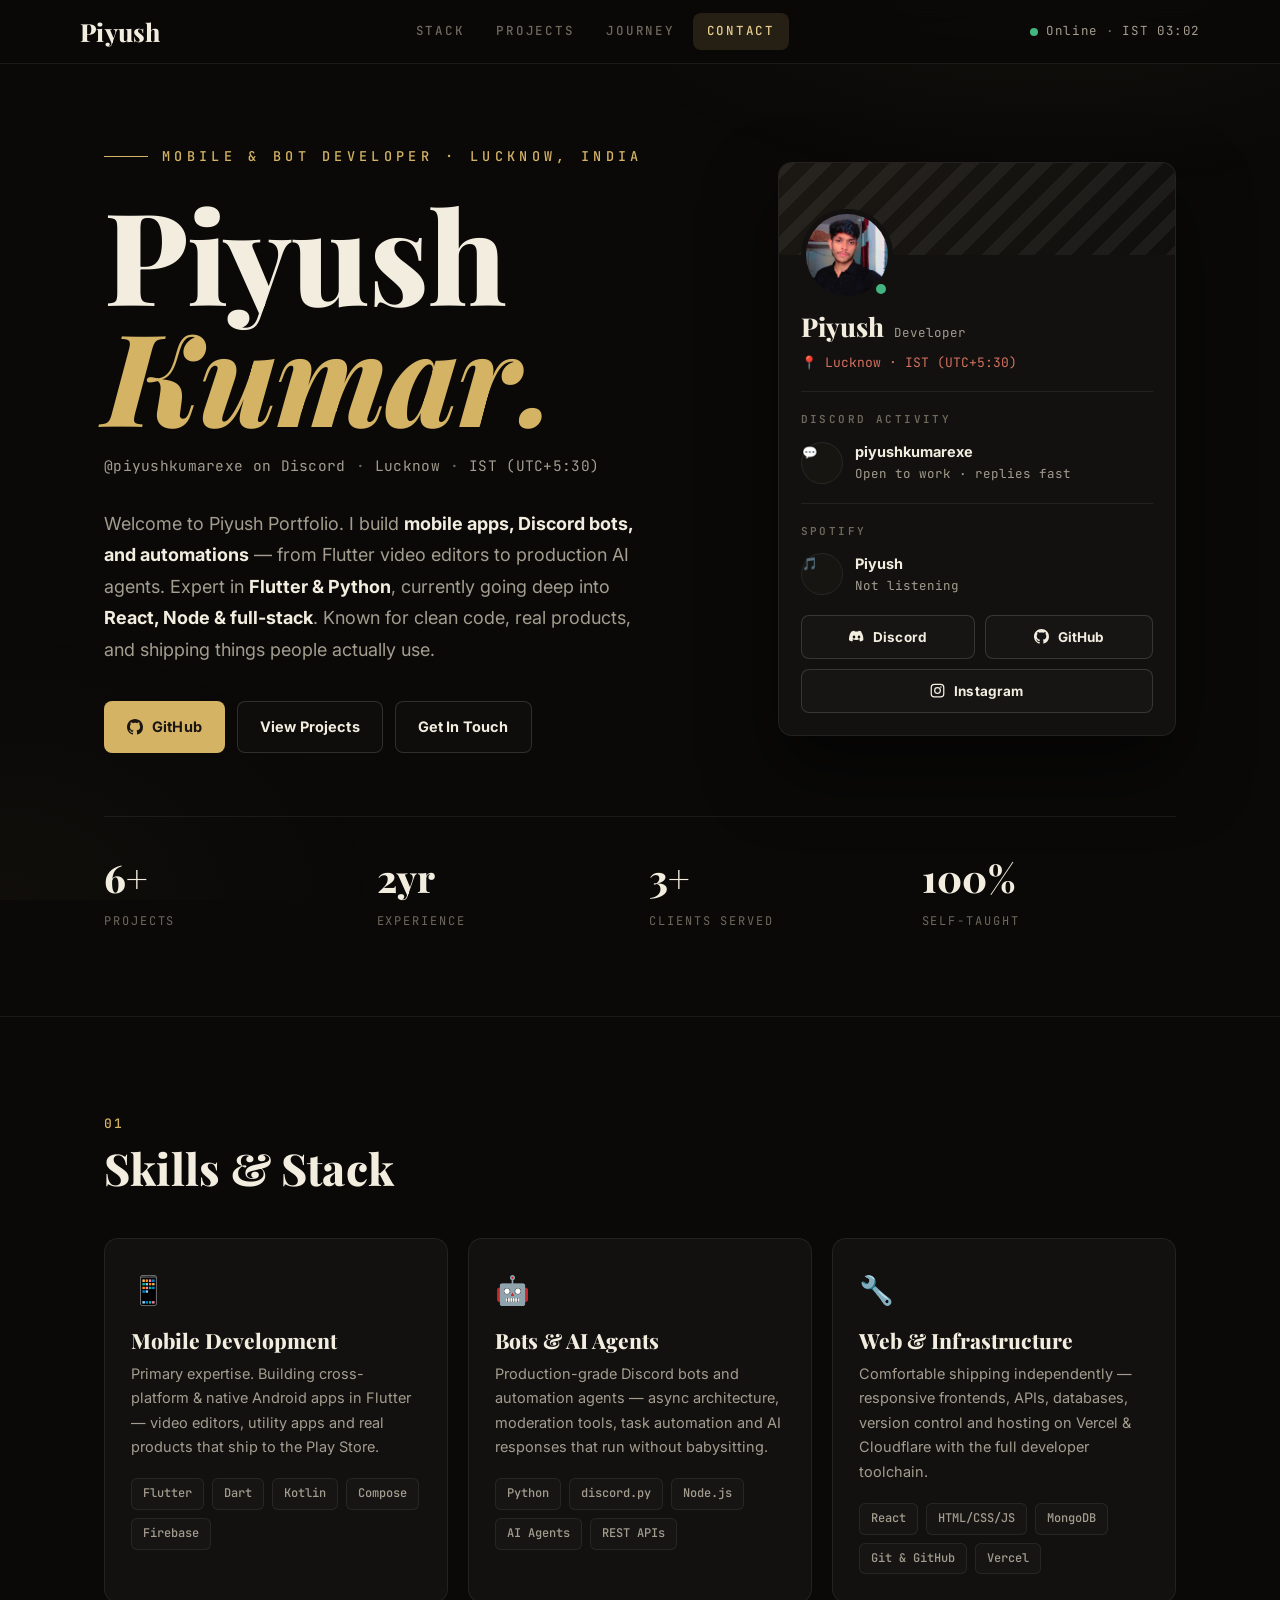
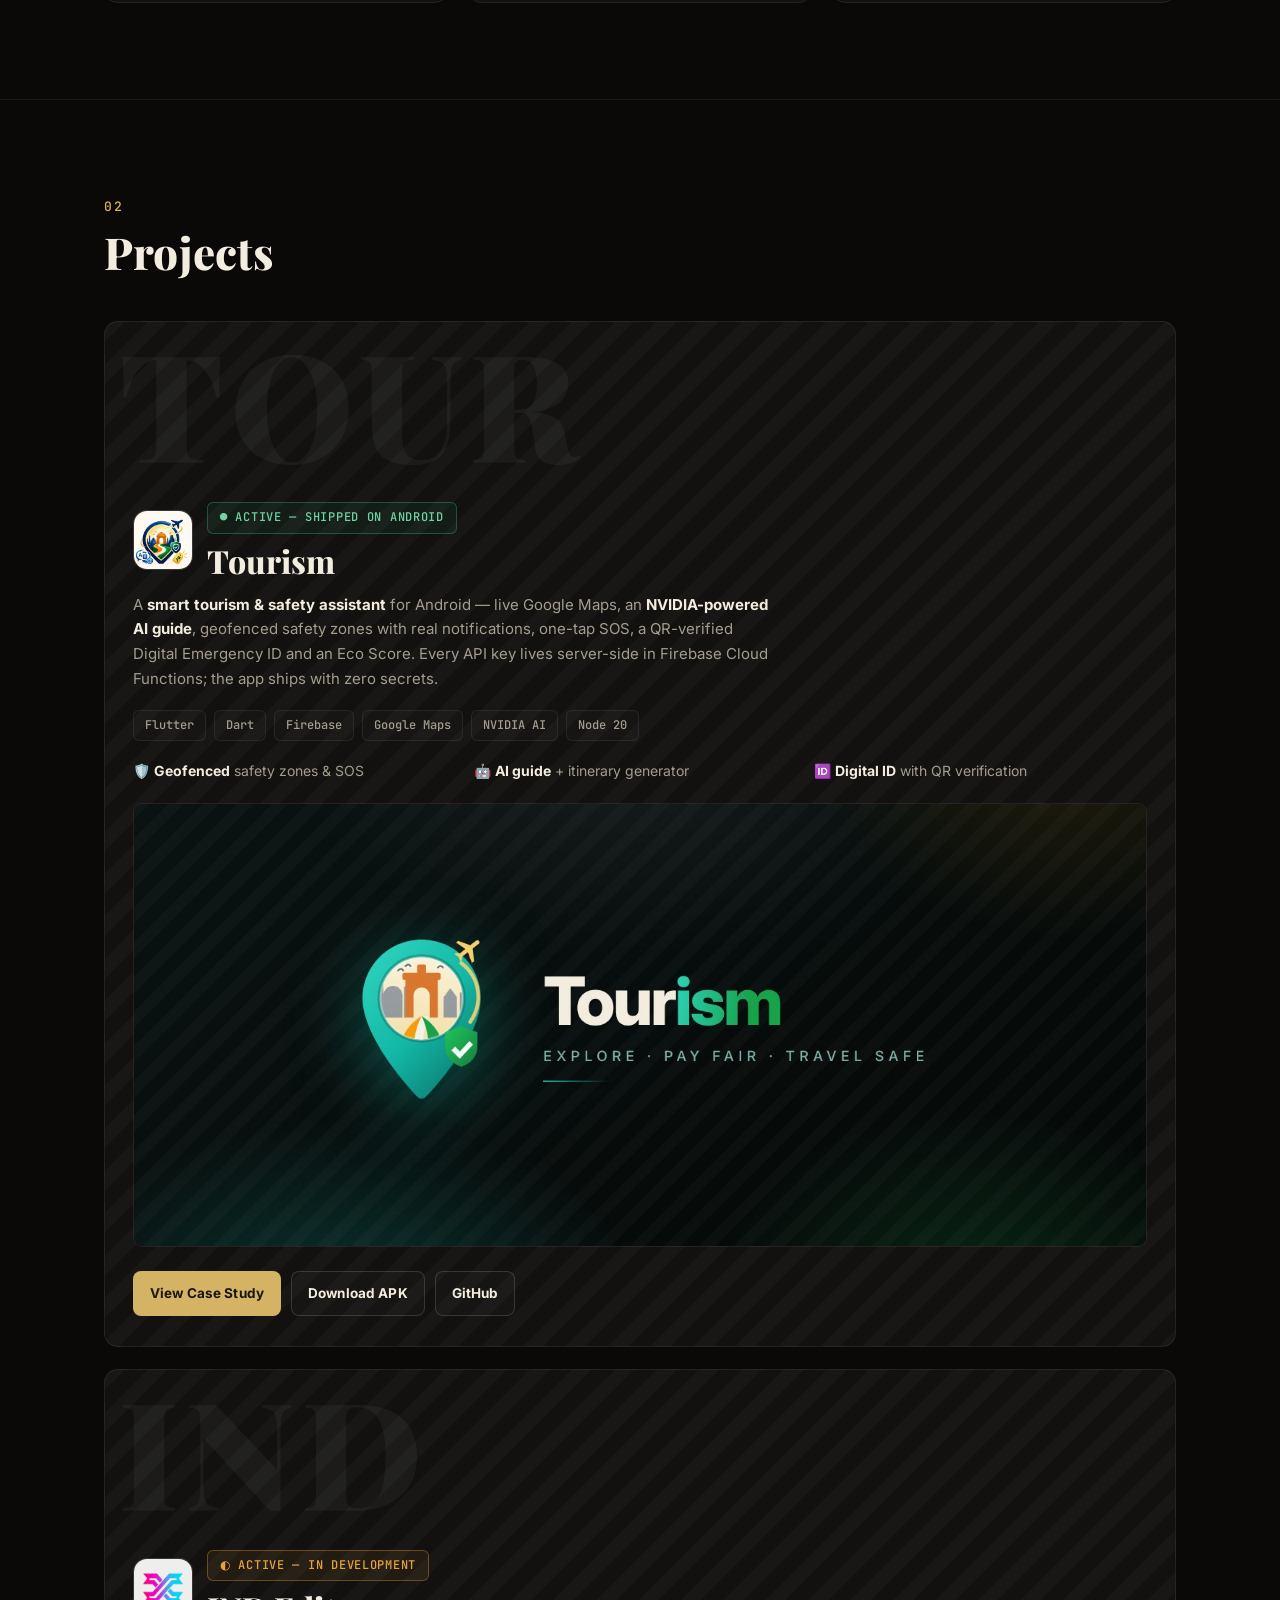
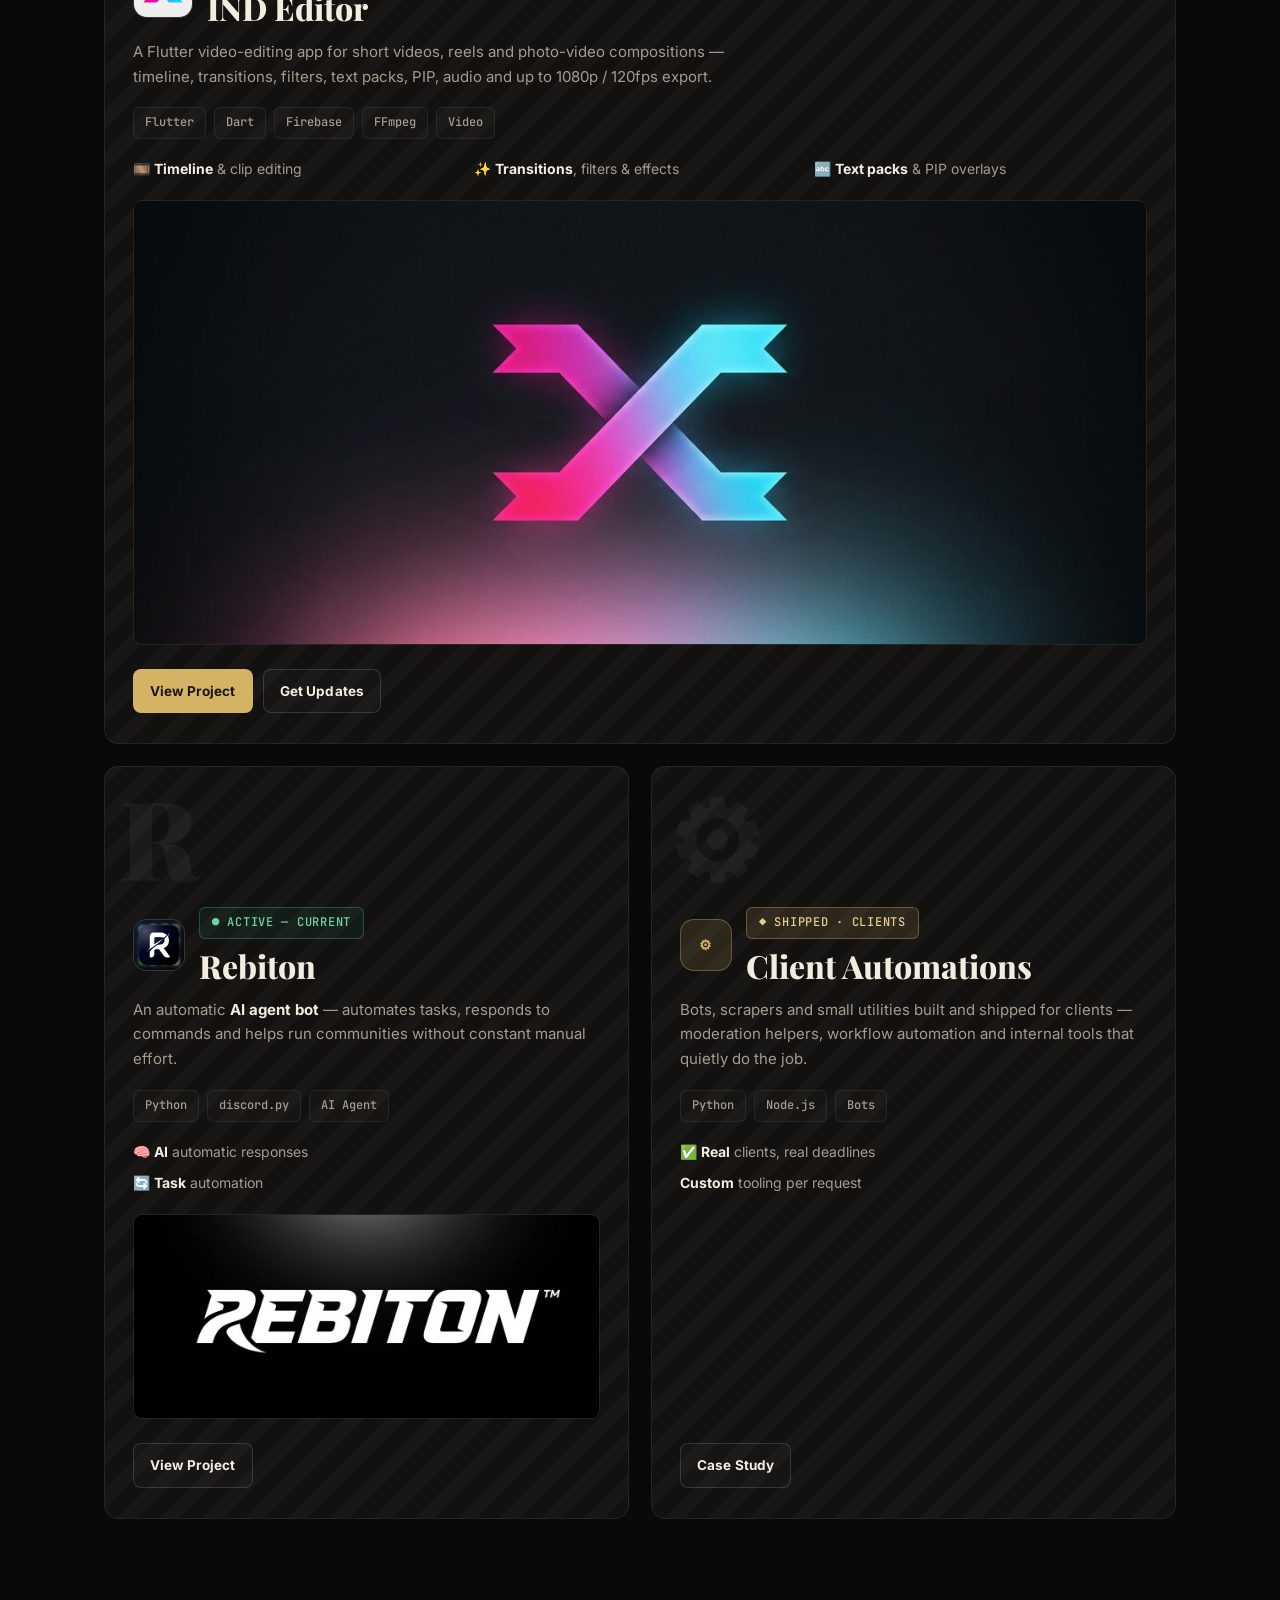
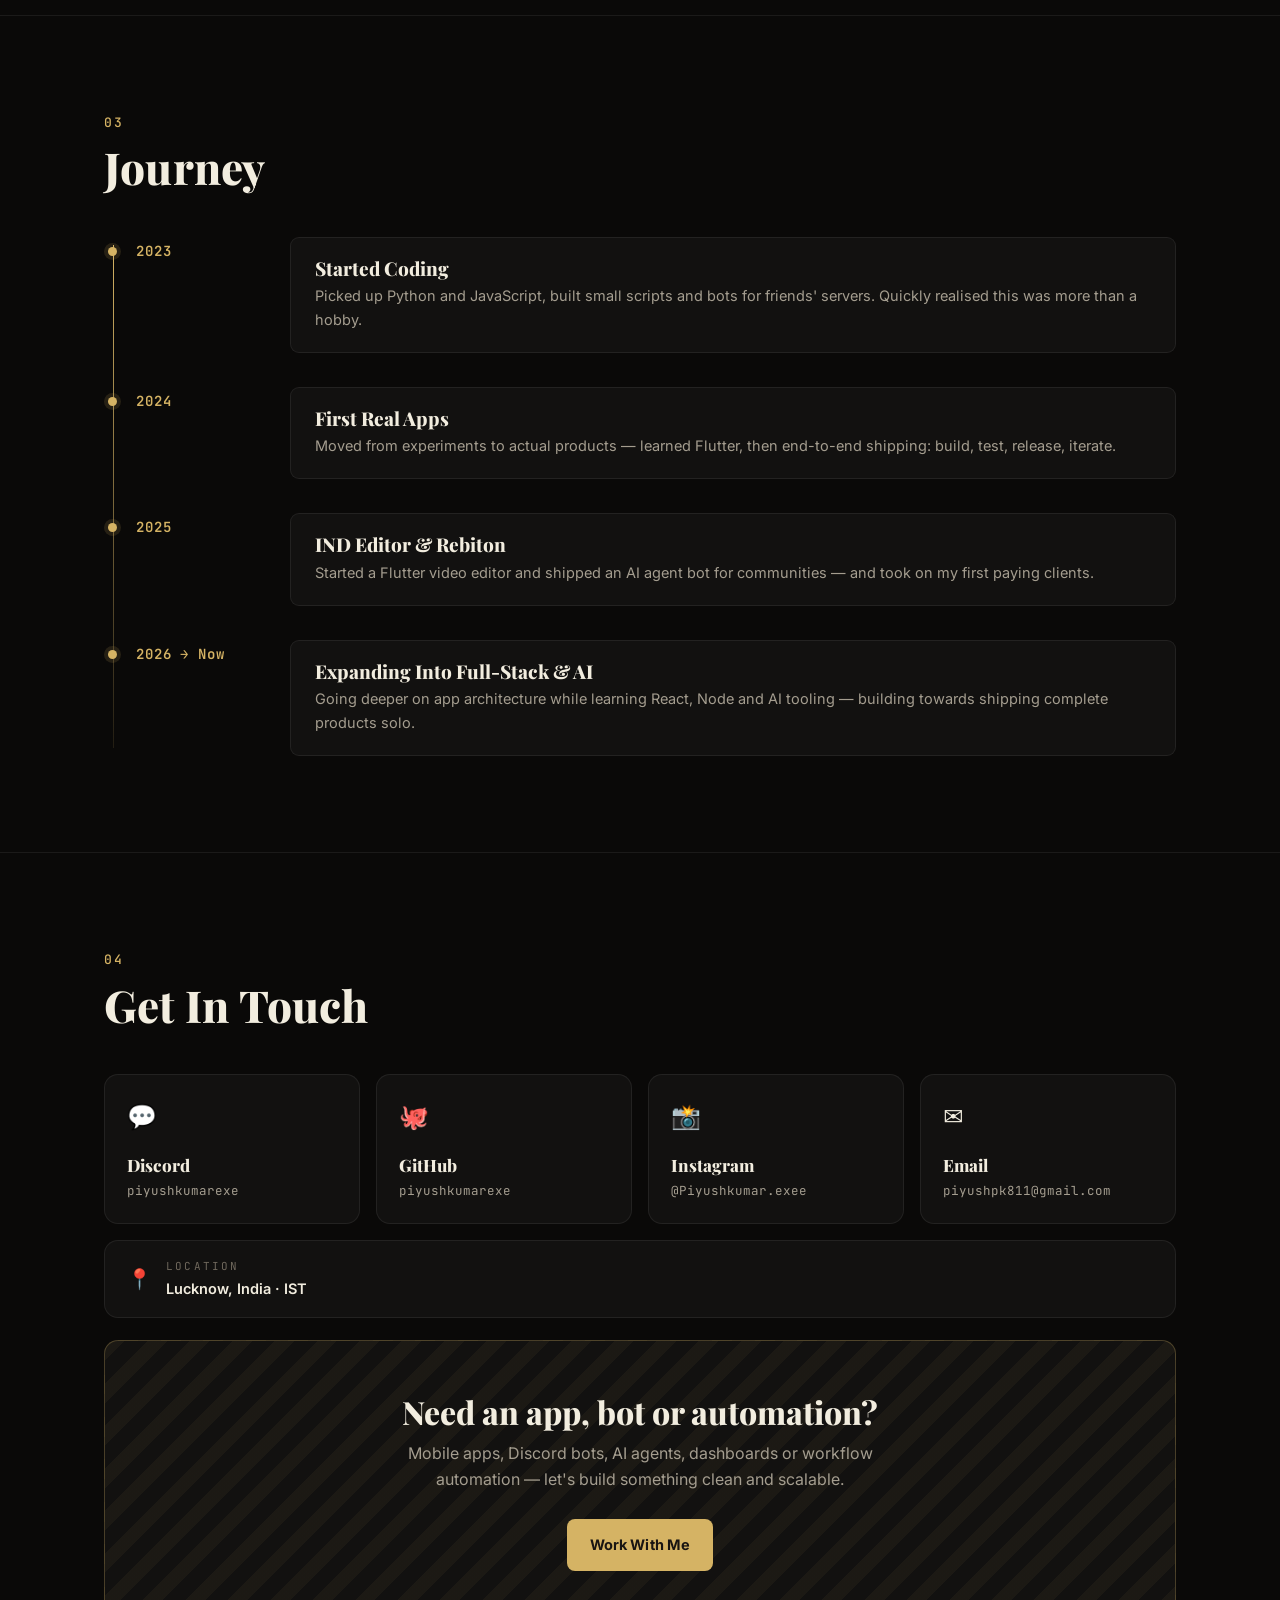
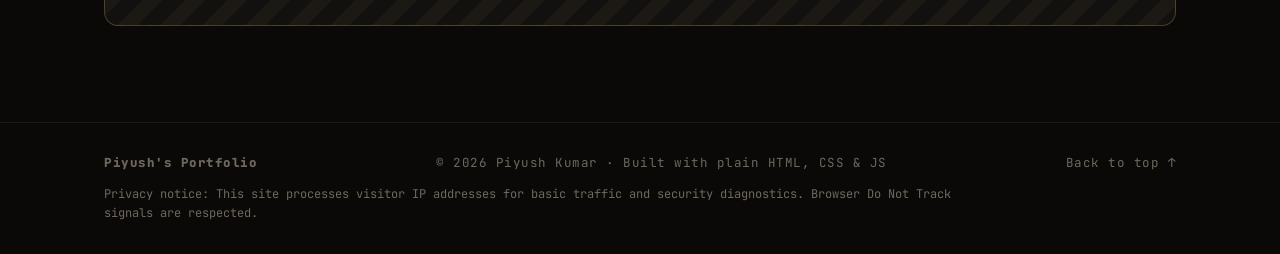
<file: index.html>
<!DOCTYPE html>
<html lang="en">
<head>
  <meta charset="UTF-8" />
  <meta name="viewport" content="width=device-width, initial-scale=1.0" />
  <title>Piyush's Portfolio</title>
  <meta name="description" content="Explore Piyush's Portfolio: Piyush Kumar, a developer in Lucknow building Flutter apps, Python Discord bots, AI agents and automations." />
  <meta name="author" content="Piyush Kumar" />
  <meta name="google-site-verification" content="UwdnqpHg-RXXo_1L6gnjUgwiQfBtkjt6ByvAPdy9Iv0" />
  <meta name="google-site-verification" content="jll39ef5951TWmlUD_gAYFS4vadfNRhoSgBjNRsRctc" />
  <meta name="robots" content="index, follow, max-image-preview:large, max-snippet:-1, max-video-preview:-1" />
  <meta name="theme-color" content="#0a0908" />
  <link rel="canonical" href="https://www.piyushsdevportfolio.dev/" />
  <!-- Open Graph / social sharing -->
  <meta property="og:title" content="Piyush's Portfolio" />
  <meta property="og:description" content="Mobile apps, Discord bots, AI agents and automations by Piyush Kumar." />
  <meta property="og:type" content="website" />
  <meta property="og:url" content="https://www.piyushsdevportfolio.dev/" />
  <meta property="og:site_name" content="Piyush's Portfolio" />
  <meta property="og:locale" content="en_IN" />
  <meta property="og:image" content="https://www.piyushsdevportfolio.dev/assets/piyush-photo.png" />
  <meta property="og:image:alt" content="Piyush Kumar — developer portfolio" />
  <meta property="og:image:type" content="image/png" />
  <meta property="og:image:width" content="726" />
  <meta property="og:image:height" content="760" />
  <meta name="twitter:card" content="summary_large_image" />
  <meta name="twitter:title" content="Piyush's Portfolio" />
  <meta name="twitter:description" content="Mobile apps, Discord bots, AI agents and automations by Piyush Kumar." />
  <meta name="twitter:image" content="https://www.piyushsdevportfolio.dev/assets/piyush-photo.png" />
  <meta name="twitter:image:alt" content="Piyush Kumar — developer portfolio" />
  <!-- Structured data for the person and the portfolio website -->
  <script type="application/ld+json">
  {
    "@context": "https://schema.org",
    "@graph": [
      {
        "@type": "Person",
        "@id": "https://www.piyushsdevportfolio.dev/#piyush-kumar",
        "name": "Piyush Kumar",
        "url": "https://www.piyushsdevportfolio.dev/",
        "image": "https://www.piyushsdevportfolio.dev/assets/piyush-photo.png",
        "jobTitle": "Coder and Developer",
        "description": "Developer from Lucknow building mobile apps, Discord bots, AI agents and automations.",
        "address": {
          "@type": "PostalAddress",
          "addressLocality": "Lucknow",
          "addressCountry": "IN"
        },
        "sameAs": [
          "https://github.com/piyushkumarexe",
          "https://discord.com/users/1106606259454611507",
          "https://instagram.com/Piyushkumar.exee"
        ],
        "knowsAbout": ["Flutter", "Dart", "Python", "Discord bots", "AI agents", "JavaScript", "React", "Node.js"]
      },
      {
        "@type": "WebSite",
        "@id": "https://www.piyushsdevportfolio.dev/#website",
        "url": "https://www.piyushsdevportfolio.dev/",
        "name": "Piyush's Portfolio",
        "alternateName": ["Piyush Portfolio", "Piyush Kumar Developer Portfolio"],
        "description": "The official developer portfolio of Piyush Kumar.",
        "inLanguage": "en-IN",
        "publisher": { "@id": "https://www.piyushsdevportfolio.dev/#piyush-kumar" }
      }
    ]
  }
  </script>

  <!-- Crawlable, stable favicon URL -->
  <link rel="icon" href="/assets/portfolio-mark-192.png" type="image/png" sizes="192x192" />
  <link rel="apple-touch-icon" href="/assets/portfolio-mark-192.png" />

  <!-- Fonts: Playfair Display (serif display) + Inter (body) + JetBrains Mono (labels) -->
  <link rel="preconnect" href="https://fonts.googleapis.com" />
  <link rel="preconnect" href="https://fonts.gstatic.com" crossorigin />
  <link href="https://fonts.googleapis.com/css2?family=Playfair+Display:ital,wght@0,500;0,700;0,800;0,900;1,700;1,800&family=Inter:wght@400;500;600;700;800&family=JetBrains+Mono:ital,wght@0,400;0,500;0,600;1,400&display=swap" rel="stylesheet" />

  <noscript><style>.loader { display: none; }</style></noscript>
  <link rel="stylesheet" href="css/style.css" />
</head>
<body>
  <!-- ============================================================
       LOADER
       ============================================================ -->
  <div class="loader" id="loader" aria-hidden="true">
    <span class="loader--logo">Piyush&nbsp;<em>&lt;/&gt;</em></span>
    <div class="loader--bar" aria-hidden="true"><span></span></div>
    <span class="loader--text">Loading portfolio</span>
  </div>

  <a class="skip-link" href="#hero">Skip to content</a>

  <!-- ============================================================
       NAVBAR
       ============================================================ -->
  <header class="nav" id="nav">
    <a class="nav__brand" href="#hero" aria-label="Piyush Kumar — home">
      <span class="nav__brand-serif">Piyush</span>
    </a>

    <nav class="nav__links" id="navLinks" aria-label="Primary">
      <a href="#skills">Stack</a>
      <a href="#projects">Projects</a>
      <a href="#journey">Journey</a>
      <a href="#contact">Contact</a>
    </nav>

    <div class="nav__actions">
      <span class="nav__status" id="navStatus" title="Discord presence · Local time in IST (UTC+5:30)">
        <span class="nav__status-dot"></span>
        <span id="navState">Online</span>
        <span class="nav__status-sep">·</span>
        <time id="clock" datetime>IST —:—</time>
      </span>
      <button class="nav__toggle" id="navToggle" aria-label="Open menu" aria-expanded="false">
        <span></span><span></span><span></span>
      </button>
    </div>
  </header>

  <main>
    <!-- ============================================================
         HERO
         ============================================================ -->
    <section class="hero" id="hero">
      <div class="container hero__inner">
        <div class="hero__content">
          <p class="kicker"><span class="kicker__line" aria-hidden="true"></span>Mobile &amp; Bot Developer · Lucknow, India</p>

          <h1 class="hero__name">
            Piyush<br />
            <em class="hero__name-accent">Kumar.</em>
          </h1>

          <p class="hero__meta">
            <span>@piyushkumarexe on Discord</span><span class="dot">·</span>
            <span>Lucknow</span><span class="dot">·</span>
            <span>IST (UTC+5:30)</span>
          </p>

          <p class="hero__desc">
            Welcome to Piyush Portfolio. I build <strong>mobile apps, Discord bots, and automations</strong> — from Flutter video
            editors to production AI agents. Expert in <strong>Flutter &amp; Python</strong>, currently
            going deep into <strong>React, Node &amp; full-stack</strong>. Known for clean code, real
            products, and shipping things people actually use.
          </p>

          <div class="hero__cta">
            <a class="btn btn--gold" href="https://github.com/piyushkumarexe" target="_blank" rel="noopener">
              <svg viewBox="0 0 16 16" width="16" height="16" fill="currentColor" aria-hidden="true"><path d="M8 0C3.58 0 0 3.58 0 8c0 3.54 2.29 6.53 5.47 7.59.4.07.55-.17.55-.38 0-.19-.01-.82-.01-1.49-2.01.37-2.53-.49-2.69-.94-.09-.23-.48-.94-.82-1.13-.28-.15-.68-.52-.01-.53.63-.01 1.08.58 1.23.82.72 1.21 1.87.87 2.33.66.07-.52.28-.87.51-1.07-1.78-.2-3.64-.89-3.64-3.95 0-.87.31-1.59.82-2.15-.08-.2-.36-1.02.08-2.12 0 0 .67-.21 2.2.82.64-.18 1.32-.27 2-.27.68 0 1.36.09 2 .27 1.53-1.04 2.2-.82 2.2-.82.44 1.1.16 1.92.08 2.12.51.56.82 1.27.82 2.15 0 3.07-1.87 3.75-3.65 3.95.29.25.54.73.54 1.48 0 1.07-.01 1.93-.01 2.2 0 .21.15.46.55.38A8.01 8.01 0 0 0 16 8c0-4.42-3.58-8-8-8Z"/></svg>
              GitHub
            </a>
            <a class="btn btn--outline" href="#projects">View Projects</a>
            <a class="btn btn--outline" href="#contact">Get In Touch</a>
          </div>
        </div>

        <!-- Discord-style profile card -->
        <aside class="hero__side" aria-label="Profile card">
          <div class="pcard">
            <div class="pcard__banner" aria-hidden="true"></div>
            <div class="pcard__body">
              <div class="pcard__avatar-wrap">
                <img class="pcard__avatar" id="pcardAvatar" src="assets/piyush-photo.png" alt="Piyush Kumar" width="88" height="88" />
                <span class="pcard__status-dot" id="pcardDot" title="Available"></span>
              </div>

              <div class="pcard__id">
                <h2 class="pcard__name">Piyush</h2>
                <span class="pcard__role">Developer</span>
              </div>

              <p class="pcard__loc">📍 Lucknow · IST (UTC+5:30)</p>

              <div class="pcard__divider" aria-hidden="true"></div>

              <div class="pcard__widget">
                <p class="pcard__widget-label">Discord Activity</p>
                <div class="pcard__activity">
                  <span class="pcard__activity-emoji" id="dcEmoji">💬</span>
                  <div>
                    <b id="dcName">piyushkumarexe</b>
                    <span id="dcState">Open to work · replies fast</span>
                  </div>
                </div>
              </div>

              <div class="pcard__divider" aria-hidden="true"></div>

              <div class="pcard__widget">
                <p class="pcard__widget-label">Spotify</p>
                <div class="pcard__activity" id="spActivity">
                  <span class="pcard__activity-emoji" id="spEmoji">🎵</span>
                  <div>
                    <b id="spName">Piyush</b>
                    <span id="spState">Not listening</span>
                  </div>
                </div>
              </div>

              <div class="pcard__btns">
                <a class="btn btn--outline btn--sm" href="https://discord.com/users/1106606259454611507" target="_blank" rel="noopener">
                  <svg viewBox="0 0 24 24" width="15" height="15" fill="currentColor" aria-hidden="true"><path d="M20.32 4.37a19.8 19.8 0 0 0-4.89-1.52.07.07 0 0 0-.08.04c-.21.38-.44.87-.6 1.27a18.3 18.3 0 0 0-5.5 0 12 12 0 0 0-.62-1.27.08.08 0 0 0-.08-.04 19.7 19.7 0 0 0-4.88 1.52.07.07 0 0 0-.04.03C.53 9.05-.32 13.58.1 18.06a.08.08 0 0 0 .03.05A19.9 19.9 0 0 0 5.03 20a.08.08 0 0 0 .08-.03c.6-.82 1.14-1.69 1.6-2.6a.08.08 0 0 0-.04-.11 13 13 0 0 1-1.25-.6.08.08 0 0 1-.01-.13l.25-.19a.07.07 0 0 1 .08-.01 14.2 14.2 0 0 0 11.5 0 .07.07 0 0 1 .07.01l.26.19a.08.08 0 0 1 0 .12 12 12 0 0 1-1.28.61.08.08 0 0 0-.04.11c.46.91 1 1.78 1.6 2.6a.08.08 0 0 0 .08.03 19.8 19.8 0 0 0 4.9-1.88.08.08 0 0 0 .03-.05c.5-5.18-.84-9.68-3.55-13.66a.06.06 0 0 0-.03-.03ZM8.02 15.33c-1.18 0-2.16-1.08-2.16-2.42s.96-2.42 2.16-2.42 2.18 1.09 2.16 2.42-.96 2.42-2.16 2.42Zm7.96 0c-1.18 0-2.16-1.08-2.16-2.42s.96-2.42 2.16-2.42 2.18 1.09 2.16 2.42-.96 2.42-2.16 2.42Z"/></svg>
                  Discord
                </a>
                <a class="btn btn--outline btn--sm" href="https://github.com/piyushkumarexe" target="_blank" rel="noopener">
                  <svg viewBox="0 0 16 16" width="15" height="15" fill="currentColor" aria-hidden="true"><path d="M8 0C3.58 0 0 3.58 0 8c0 3.54 2.29 6.53 5.47 7.59.4.07.55-.17.55-.38 0-.19-.01-.82-.01-1.49-2.01.37-2.53-.49-2.69-.94-.09-.23-.48-.94-.82-1.13-.28-.15-.68-.52-.01-.53.63-.01 1.08.58 1.23.82.72 1.21 1.87.87 2.33.66.07-.52.28-.87.51-1.07-1.78-.2-3.64-.89-3.64-3.95 0-.87.31-1.59.82-2.15-.08-.2-.36-1.02.08-2.12 0 0 .67-.21 2.2.82.64-.18 1.32-.27 2-.27.68 0 1.36.09 2 .27 1.53-1.04 2.2-.82 2.2-.82.44 1.1.16 1.92.08 2.12.51.56.82 1.27.82 2.15 0 3.07-1.87 3.75-3.65 3.95.29.25.54.73.54 1.48 0 1.07-.01 1.93-.01 2.2 0 .21.15.46.55.38A8.01 8.01 0 0 0 16 8c0-4.42-3.58-8-8-8Z"/></svg>
                  GitHub
                </a>
                <a class="btn btn--outline btn--sm" href="https://instagram.com/Piyushkumar.exee" target="_blank" rel="noopener">
                  <svg viewBox="0 0 24 24" width="15" height="15" fill="none" stroke="currentColor" stroke-width="2" aria-hidden="true"><rect x="2" y="2" width="20" height="20" rx="5"/><circle cx="12" cy="12" r="4.5"/><circle cx="17.5" cy="6.5" r="1.2" fill="currentColor" stroke="none"/></svg>
                  Instagram
                </a>
              </div>
            </div>
          </div>
        </aside>
      </div>

      <!-- Stats band -->
      <div class="container">
        <div class="stats" role="list" aria-label="Numbers">
          <div class="stat" role="listitem">
            <b class="stat__num" data-target="6" data-suffix="+">6+</b>
            <span class="stat__label">Projects</span>
          </div>
          <div class="stat" role="listitem">
            <b class="stat__num" data-target="2" data-suffix="yr">2yr</b>
            <span class="stat__label">Experience</span>
          </div>
          <div class="stat" role="listitem">
            <b class="stat__num" data-target="3" data-suffix="+">3+</b>
            <span class="stat__label">Clients Served</span>
          </div>
          <div class="stat" role="listitem">
            <b class="stat__num" data-target="100" data-suffix="%">100%</b>
            <span class="stat__label">Self-taught</span>
          </div>
        </div>
      </div>
    </section>

    <!-- ============================================================
         01 — SKILLS & STACK
         ============================================================ -->
    <section class="section" id="skills">
      <div class="container">
        <p class="section__index">01</p>
        <h2 class="section__title">Skills &amp; Stack</h2>

        <div class="grid">
          <article class="card">
            <span class="card__icon">📱</span>
            <h3 class="card__title">Mobile Development</h3>
            <p class="card__text">
              Primary expertise. Building cross-platform &amp; native Android apps in Flutter —
              video editors, utility apps and real products that ship to the Play Store.
            </p>
            <div class="tags"><span class="tag">Flutter</span><span class="tag">Dart</span><span class="tag">Kotlin</span><span class="tag">Compose</span><span class="tag">Firebase</span></div>
          </article>

          <article class="card">
            <span class="card__icon">🤖</span>
            <h3 class="card__title">Bots &amp; AI Agents</h3>
            <p class="card__text">
              Production-grade Discord bots and automation agents — async architecture, moderation
              tools, task automation and AI responses that run without babysitting.
            </p>
            <div class="tags"><span class="tag">Python</span><span class="tag">discord.py</span><span class="tag">Node.js</span><span class="tag">AI Agents</span><span class="tag">REST APIs</span></div>
          </article>

          <article class="card">
            <span class="card__icon">🔧</span>
            <h3 class="card__title">Web &amp; Infrastructure</h3>
            <p class="card__text">
              Comfortable shipping independently — responsive frontends, APIs, databases, version
              control and hosting on Vercel &amp; Cloudflare with the full developer toolchain.
            </p>
            <div class="tags"><span class="tag">React</span><span class="tag">HTML/CSS/JS</span><span class="tag">MongoDB</span><span class="tag">Git &amp; GitHub</span><span class="tag">Vercel</span></div>
          </article>
        </div>
      </div>
    </section>

    <!-- ============================================================
         02 — PROJECTS
         ============================================================ -->
    <section class="section" id="projects">
      <div class="container">
        <p class="section__index">02</p>
        <h2 class="section__title">Projects</h2>

        <div class="projects">
          <!-- Tourism — featured -->
          <article class="project project--featured">
            <span class="project__ghost" aria-hidden="true">TOUR</span>
            <div class="project__head">
              <img class="project__logo" src="assets/tourism-logo.png" alt="Tourism app logo" width="60" height="60" loading="lazy" />
              <div>
                <span class="chip chip--green">● Active — Shipped on Android</span>
                <h3 class="project__title">Tourism</h3>
              </div>
            </div>
            <p class="project__desc">
              A <strong>smart tourism &amp; safety assistant</strong> for Android — live Google Maps,
              an <strong>NVIDIA-powered AI guide</strong>, geofenced safety zones with real
              notifications, one-tap SOS, a QR-verified Digital Emergency ID and an Eco Score.
              Every API key lives server-side in Firebase Cloud Functions; the app ships with zero secrets.
            </p>
            <div class="tags">
              <span class="tag">Flutter</span><span class="tag">Dart</span><span class="tag">Firebase</span><span class="tag">Google Maps</span><span class="tag">NVIDIA AI</span><span class="tag">Node 20</span>
            </div>
            <ul class="project__features">
              <li>🛡️ <b>Geofenced</b> safety zones &amp; SOS</li>
              <li>🤖 <b>AI guide</b> + itinerary generator</li>
              <li>🆔 <b>Digital ID</b> with QR verification</li>
            </ul>
            <figure class="project__media">
              <img src="assets/tourism-banner.jpg" alt="Tourism — Smart Travel &amp; Safety Assistant" loading="lazy" />
            </figure>
            <div class="project__actions">
              <a class="btn btn--gold btn--sm" href="/projects/tourism">View Case Study</a>
              <a class="btn btn--outline btn--sm" href="https://github.com/piyushkumarexe/travelling/releases/download/apk-latest/yatrawise-arm64-v8a.apk" rel="noopener">Download APK</a>
              <a class="btn btn--outline btn--sm" href="https://github.com/piyushkumarexe/travelling" target="_blank" rel="noopener">GitHub</a>
            </div>
          </article>

          <!-- IND Editor — featured -->
          <article class="project project--featured">
            <span class="project__ghost" aria-hidden="true">IND</span>
            <div class="project__head">
              <img class="project__logo" src="assets/ind-editor-logo.png" alt="IND Editor logo" width="60" height="60" loading="lazy" />
              <div>
                <span class="chip chip--amber">◐ Active — In Development</span>
                <h3 class="project__title">IND Editor</h3>
              </div>
            </div>
            <p class="project__desc">
              A Flutter video-editing app for short videos, reels and photo-video compositions —
              timeline, transitions, filters, text packs, PIP, audio and up to 1080p / 120fps export.
            </p>
            <div class="tags">
              <span class="tag">Flutter</span><span class="tag">Dart</span><span class="tag">Firebase</span><span class="tag">FFmpeg</span><span class="tag">Video</span>
            </div>
            <ul class="project__features">
              <li>🎞️ <b>Timeline</b> &amp; clip editing</li>
              <li>✨ <b>Transitions</b>, filters &amp; effects</li>
              <li>🔤 <b>Text packs</b> &amp; PIP overlays</li>
            </ul>
            <figure class="project__media">
              <img src="assets/ind-editor-banner.jpg" alt="IND Editor banner" loading="lazy" />
            </figure>
            <div class="project__actions">
              <a class="btn btn--gold btn--sm" href="https://github.com/piyushkumarexe/IND-Editor-" target="_blank" rel="noopener">View Project</a>
              <a class="btn btn--outline btn--sm" href="#contact">Get Updates</a>
            </div>
          </article>

          <!-- Rebiton -->
          <article class="project">
            <span class="project__ghost project__ghost--sm" aria-hidden="true">R</span>
            <div class="project__head">
              <img class="project__logo" src="assets/rebiton-logo.png" alt="Rebiton logo" width="52" height="52" loading="lazy" />
              <div>
                <span class="chip chip--green">● Active — Current</span>
                <h3 class="project__title">Rebiton</h3>
              </div>
            </div>
            <p class="project__desc">
              An automatic <strong>AI agent bot</strong> — automates tasks, responds to commands and
              helps run communities without constant manual effort.
            </p>
            <div class="tags">
              <span class="tag">Python</span><span class="tag">discord.py</span><span class="tag">AI Agent</span>
            </div>
            <ul class="project__features">
              <li>🧠 <b>AI</b> automatic responses</li>
              <li>🔄 <b>Task</b> automation</li>
            </ul>
            <figure class="project__media">
              <img src="assets/rebiton-banner.jpg" alt="Rebiton banner" loading="lazy" />
            </figure>
            <div class="project__actions">
              <a class="btn btn--outline btn--sm" href="https://github.com/piyushkumarexe" target="_blank" rel="noopener">View Project</a>
            </div>
          </article>

          <!-- Client automations -->
          <article class="project">
            <span class="project__ghost project__ghost--sm" aria-hidden="true">⚙</span>
            <div class="project__head">
              <span class="project__logo project__logo--mono" aria-hidden="true">⚙</span>
              <div>
                <span class="chip chip--gold">◆ Shipped · Clients</span>
                <h3 class="project__title">Client Automations</h3>
              </div>
            </div>
            <p class="project__desc">
              Bots, scrapers and small utilities built and shipped for clients — moderation helpers,
              workflow automation and internal tools that quietly do the job.
            </p>
            <div class="tags">
              <span class="tag">Python</span><span class="tag">Node.js</span><span class="tag">Bots</span>
            </div>
            <ul class="project__features">
              <li>✅ <b>Real</b> clients, real deadlines</li>
              <li> <b>Custom</b> tooling per request</li>
            </ul>
            <div class="project__actions">
              <a class="btn btn--outline btn--sm" href="#contact">Case Study</a>
            </div>
          </article>
        </div>
      </div>
    </section>

    <!-- ============================================================
         03 — JOURNEY
         ============================================================ -->
    <section class="section" id="journey">
      <div class="container">
        <p class="section__index">03</p>
        <h2 class="section__title">Journey</h2>

        <ol class="timeline">
          <li class="timeline__item">
            <div class="timeline__year">2023</div>
            <div class="timeline__card">
              <h3 class="timeline__title">Started Coding</h3>
              <p class="timeline__text">Picked up Python and JavaScript, built small scripts and bots for friends' servers. Quickly realised this was more than a hobby.</p>
            </div>
          </li>
          <li class="timeline__item">
            <div class="timeline__year">2024</div>
            <div class="timeline__card">
              <h3 class="timeline__title">First Real Apps</h3>
              <p class="timeline__text">Moved from experiments to actual products — learned Flutter, then end-to-end shipping: build, test, release, iterate.</p>
            </div>
          </li>
          <li class="timeline__item">
            <div class="timeline__year">2025</div>
            <div class="timeline__card">
              <h3 class="timeline__title">IND Editor &amp; Rebiton</h3>
              <p class="timeline__text">Started a Flutter video editor and shipped an AI agent bot for communities — and took on my first paying clients.</p>
            </div>
          </li>
          <li class="timeline__item">
            <div class="timeline__year">2026 → Now</div>
            <div class="timeline__card">
              <h3 class="timeline__title">Expanding Into Full-Stack &amp; AI</h3>
              <p class="timeline__text">Going deeper on app architecture while learning React, Node and AI tooling — building towards shipping complete products solo.</p>
            </div>
          </li>
        </ol>
      </div>
    </section>

    <!-- ============================================================
         04 — GET IN TOUCH
         ============================================================ -->
    <section class="section" id="contact">
      <div class="container">
        <p class="section__index">04</p>
        <h2 class="section__title">Get In Touch</h2>

        <div class="contact-grid">
          <a class="contact-card" href="https://discord.com/users/1106606259454611507" target="_blank" rel="noopener">
            <span class="contact-card__icon">💬</span>
            <b class="contact-card__label">Discord</b>
            <span class="contact-card__value">piyushkumarexe</span>
          </a>
          <a class="contact-card" href="https://github.com/piyushkumarexe" target="_blank" rel="noopener">
            <span class="contact-card__icon">🐙</span>
            <b class="contact-card__label">GitHub</b>
            <span class="contact-card__value">piyushkumarexe</span>
          </a>
          <a class="contact-card" href="https://instagram.com/Piyushkumar.exee" target="_blank" rel="noopener">
            <span class="contact-card__icon">📸</span>
            <b class="contact-card__label">Instagram</b>
            <span class="contact-card__value">@Piyushkumar.exee</span>
          </a>
          <a class="contact-card" href="mailto:piyushpk811@gmail.com">
            <span class="contact-card__icon">✉️</span>
            <b class="contact-card__label">Email</b>
            <span class="contact-card__value">piyushpk811@gmail.com</span>
          </a>
        </div>

        <div class="loc-card">
          <span class="loc-card__icon">📍</span>
          <div>
            <p class="loc-card__label">Location</p>
            <p class="loc-card__value">Lucknow, India · IST</p>
          </div>
        </div>

        <div class="cta-banner">
          <h3 class="cta-banner__title">Need an app, bot or automation?</h3>
          <p class="cta-banner__text">Mobile apps, Discord bots, AI agents, dashboards or workflow automation — let's build something clean and scalable.</p>
          <a class="btn btn--gold" href="mailto:piyushpk811@gmail.com">Work With Me</a>
        </div>
      </div>
    </section>
  </main>

  <footer class="footer">
    <div class="container footer__inner">
      <span class="footer__brand">Piyush's Portfolio</span>
      <span>© 2026 Piyush Kumar · Built with plain HTML, CSS &amp; JS</span>
      <a href="#hero" class="footer__top">Back to top ↑</a>
      <p class="footer__privacy">Privacy notice: This site processes visitor IP addresses for basic traffic and security diagnostics. Browser Do Not Track signals are respected.</p>
    </div>
  </footer>

  <script src="js/main.js"></script>
</body>
</html>
</file>
<file: css/style.css>
/* ============================================================
   Piyush Kumar — Portfolio styles
   Editorial dark theme: near-black warm bg, serif display
   (Playfair Display), gold accent, mono labels. No gradients,
   no glassmorphism — bold type, thin rules, generous space.
   ============================================================ */

/* ---------- Tokens ---------- */
:root {
  --bg: #0a0908;
  --bg-2: #0e0d0b;
  --panel: #121110;
  --panel-2: #171512;
  --line: rgba(255, 255, 255, 0.07);
  --line-2: rgba(255, 255, 255, 0.14);
  --cream: #f2eddf;
  --muted: #a49d8f;
  --dim: #6f685c;
  --gold: #d5b364;
  --gold-soft: #e6cd8f;
  --gold-dim: rgba(213, 179, 100, 0.14);
  --green: #43b581;
  --amber: #e8a33d;
  --radius: 14px;
  --radius-sm: 9px;
  --max-w: 1120px;
  --nav-h: 64px;
  --serif: "Playfair Display", Georgia, "Times New Roman", serif;
  --font: "Inter", system-ui, -apple-system, "Segoe UI", sans-serif;
  --mono: "JetBrains Mono", ui-monospace, "SF Mono", Menlo, Consolas, monospace;
}

/* ---------- Base ---------- */
*, *::before, *::after { box-sizing: border-box; }
html { scroll-behavior: smooth; scroll-padding-top: calc(var(--nav-h) + 14px); }
body {
  margin: 0;
  font-family: var(--font);
  background: var(--bg);
  color: var(--cream);
  line-height: 1.65;
  -webkit-font-smoothing: antialiased;
  overflow-x: hidden;
}
::selection { background: var(--gold); color: #141210; }
img { max-width: 100%; display: block; }
a { color: inherit; text-decoration: none; }
ul, ol { margin: 0; padding: 0; list-style: none; }
button { font-family: inherit; cursor: pointer; }
h1, h2, h3, h4 { margin: 0; line-height: 1.08; }
.gold { color: var(--gold); }

/* Subtle warm vignette instead of colorful glows */
body::before {
  content: "";
  position: fixed; inset: 0; z-index: -1; pointer-events: none;
  background:
    radial-gradient(900px 480px at 82% -10%, rgba(213, 179, 100, 0.06), transparent 60%),
    radial-gradient(700px 500px at 0% 100%, rgba(213, 179, 100, 0.035), transparent 55%);
}

/* ---------- Loader ---------- */
.loader {
  position: fixed; inset: 0; z-index: 9999;
  display: flex; flex-direction: column; align-items: center; justify-content: center; gap: 28px;
  background: var(--bg);
  transition: opacity 0.55s ease, visibility 0.55s ease;
}
.loader.is-hidden { opacity: 0; visibility: hidden; pointer-events: none; }
.loader--logo {
  font-family: var(--serif); font-size: 40px; font-weight: 800; letter-spacing: 0.01em;
  color: var(--cream);
}
.loader--logo em {
  font-family: var(--mono); font-style: normal; font-weight: 700;
  font-size: 0.66em; letter-spacing: -0.02em; vertical-align: 0.1em;
  color: var(--gold); animation: blink 1s steps(2) infinite;
}
.loader--bar { width: 160px; height: 1px; background: var(--line-2); }
.loader--bar span {
  display: block; width: 0; height: 100%; background: var(--gold);
  animation: loader-progress 1.4s cubic-bezier(0.4, 0, 0.2, 1) forwards;
}
.loader--text {
  color: var(--dim); font-family: var(--mono); font-size: 12.5px;
  letter-spacing: 0.22em; text-transform: uppercase;
}
@keyframes loader-progress { to { width: 100%; } }
@keyframes blink { 0%, 100% { opacity: 1; } 50% { opacity: 0.15; } }

/* ---------- Skip link ---------- */
.skip-link {
  position: fixed; top: -60px; left: 16px; z-index: 10000;
  background: var(--panel-2); border: 1px solid var(--line-2);
  padding: 10px 16px; border-radius: var(--radius-sm);
  transition: top 0.2s ease; font-family: var(--mono); font-size: 13px;
}
.skip-link:focus { top: 12px; }

/* ---------- Buttons ---------- */
.btn {
  display: inline-flex; align-items: center; gap: 9px;
  padding: 13px 22px; border-radius: 8px;
  font-weight: 700; font-size: 14.5px; letter-spacing: 0.01em;
  border: 1px solid transparent; white-space: nowrap;
  transition: transform 0.15s ease, background 0.2s ease, border-color 0.2s ease, box-shadow 0.2s ease, color 0.2s ease;
}
.btn:hover { transform: translateY(-2px); }
.btn:active { transform: translateY(0); }
.btn--gold { background: var(--gold); color: #191512; }
.btn--gold:hover { background: var(--gold-soft); box-shadow: 0 10px 26px rgba(213, 179, 100, 0.22); }
.btn--outline { border-color: var(--line-2); background: rgba(255,255,255,0.02); color: var(--cream); }
.btn--outline:hover { border-color: var(--gold); color: var(--gold-soft); }
.btn--sm { padding: 10px 16px; font-size: 13.5px; }

/* ---------- Chips / tags ---------- */
.chip {
  display: inline-flex; align-items: center; gap: 8px;
  padding: 5px 12px; border-radius: 6px;
  border: 1px solid var(--line-2); background: rgba(255, 255, 255, 0.03);
  font-family: var(--mono); font-size: 12px; font-weight: 500;
  letter-spacing: 0.06em; text-transform: uppercase; color: var(--muted);
}
.chip--amber { color: var(--amber); border-color: rgba(232, 163, 61, 0.35); background: rgba(232, 163, 61, 0.07); }
.chip--green { color: #6fd3a4; border-color: rgba(67, 181, 129, 0.35); background: rgba(67, 181, 129, 0.07); }
.chip--gold { color: var(--gold-soft); border-color: rgba(213, 179, 100, 0.35); background: var(--gold-dim); }

.tags { display: flex; flex-wrap: wrap; gap: 8px; }
.tag {
  padding: 5px 11px; border-radius: 6px;
  border: 1px solid var(--line); background: rgba(255, 255, 255, 0.02);
  color: var(--muted); font-family: var(--mono); font-size: 12px; font-weight: 500;
}

/* ---------- Kicker (mono eyebrow with gold dash) ---------- */
.kicker {
  display: flex; align-items: center; gap: 14px; margin: 0;
  font-family: var(--mono); font-size: clamp(11px, 1.4vw, 13.5px); font-weight: 500;
  letter-spacing: 0.32em; text-transform: uppercase; color: var(--gold);
}
.kicker__line { width: 44px; height: 1px; background: var(--gold); flex: none; }

/* ---------- Navbar ---------- */
.nav {
  position: sticky; top: 0; z-index: 100; height: var(--nav-h);
  display: flex; align-items: center; justify-content: space-between; gap: 16px;
  padding: 0 max(20px, calc((100vw - var(--max-w)) / 2));
  background: rgba(10, 9, 8, 0.86);
  backdrop-filter: blur(12px); -webkit-backdrop-filter: blur(12px);
  border-bottom: 1px solid var(--line);
  transition: box-shadow 0.25s ease;
}
.nav__brand-serif {
  font-family: var(--serif); font-weight: 800; font-size: 25px; letter-spacing: 0.01em;
  color: var(--cream);
}
.nav__links { display: flex; gap: 4px; }
.nav__links a {
  padding: 8px 14px; border-radius: 8px;
  font-family: var(--mono); font-size: 12.5px; font-weight: 500;
  letter-spacing: 0.14em; text-transform: uppercase;
  color: var(--dim);
  transition: color 0.2s, background 0.2s;
}
.nav__links a:hover, .nav__links a.is-active { color: var(--gold-soft); background: var(--gold-dim); }

.nav__actions { display: flex; align-items: center; gap: 14px; }
.nav__status {
  display: inline-flex; align-items: center; gap: 8px;
  font-family: var(--mono); font-size: 12.5px; color: var(--muted); letter-spacing: 0.05em;
}
.nav__status-dot {
  width: 8px; height: 8px; border-radius: 50%; background: var(--green); flex: none;
  animation: ping 2.2s infinite;
}
.nav__status-sep { color: var(--dim); }
@keyframes ping {
  0% { box-shadow: 0 0 0 0 rgba(67, 181, 129, 0.45); }
  70% { box-shadow: 0 0 0 8px rgba(67, 181, 129, 0); }
  100% { box-shadow: 0 0 0 0 rgba(67, 181, 129, 0); }
}

.nav__toggle { display: none; flex-direction: column; gap: 5px; background: none; border: 0; padding: 6px; }
.nav__toggle span { width: 22px; height: 2px; background: var(--cream); border-radius: 2px; transition: transform 0.25s ease, opacity 0.25s ease; }
.nav__toggle[aria-expanded="true"] span:nth-child(1) { transform: translateY(7px) rotate(45deg); }
.nav__toggle[aria-expanded="true"] span:nth-child(2) { opacity: 0; }
.nav__toggle[aria-expanded="true"] span:nth-child(3) { transform: translateY(-7px) rotate(-45deg); }

/* ---------- Container & sections ---------- */
.container { width: 100%; max-width: var(--max-w); margin: 0 auto; padding: 0 24px; }
.section { padding: 96px 0; border-top: 1px solid var(--line); }
.section__index {
  font-family: var(--mono); font-size: 13px; font-weight: 500;
  color: var(--gold); margin: 0 0 10px; letter-spacing: 0.18em;
}
.section__title {
  font-family: var(--serif); font-size: clamp(30px, 4.4vw, 44px); font-weight: 800;
  letter-spacing: 0.005em; margin-bottom: 46px; color: var(--cream);
}

/* ---------- Hero ---------- */
.hero { padding-top: clamp(56px, 9vh, 110px); padding-bottom: 84px; }
.hero__inner {
  display: grid; grid-template-columns: minmax(0, 1.55fr) minmax(320px, 1fr);
  gap: 56px; align-items: center;
}
.hero__name {
  font-family: var(--serif); font-weight: 800;
  font-size: clamp(64px, 10.5vw, 128px); line-height: 0.94;
  letter-spacing: -0.01em; margin-top: 26px; color: var(--cream);
}
.hero__name-accent { font-style: italic; font-weight: 800; color: var(--gold); }
.hero__meta {
  display: flex; flex-wrap: wrap; align-items: center; gap: 10px;
  margin: 20px 0 0; color: var(--muted);
  font-family: var(--mono); font-size: clamp(12.5px, 1.5vw, 14.5px); letter-spacing: 0.02em;
}
.hero__meta .dot { color: var(--dim); }
.hero__desc { margin: 30px 0 0; max-width: 560px; color: var(--muted); font-size: clamp(15.5px, 1.9vw, 18px); line-height: 1.75; }
.hero__desc strong { color: var(--cream); font-weight: 700; }
.hero__cta { display: flex; flex-wrap: wrap; gap: 12px; margin-top: 36px; }

/* ---------- Profile card (Discord-style) ---------- */
.pcard {
  background: var(--panel);
  border: 1px solid var(--line);
  border-radius: var(--radius);
  overflow: hidden;
  box-shadow: 0 34px 70px rgba(0, 0, 0, 0.5);
}
.pcard__banner {
  height: 92px;
  background:
    repeating-linear-gradient(135deg, rgba(255, 255, 255, 0.05) 0 12px, transparent 12px 26px),
    linear-gradient(120deg, #1b1813, #100f0d);
}
.pcard__body { padding: 0 22px 22px; }
.pcard__avatar-wrap { position: relative; width: fit-content; margin-top: -46px; }
.pcard__avatar {
  width: 92px; height: 92px; border-radius: 50%; object-fit: cover;
  border: 5px solid var(--panel); background: var(--panel-2);
}
.pcard__status-dot {
  position: absolute; right: 2px; bottom: 2px;
  width: 20px; height: 20px; border-radius: 50%;
  background: var(--green); border: 5px solid var(--panel);
}
.pcard__id { display: flex; align-items: baseline; gap: 10px; margin-top: 12px; flex-wrap: wrap; }
.pcard__name { font-family: var(--serif); font-size: 26px; font-weight: 800; color: var(--cream); }
.pcard__role { font-family: var(--mono); font-size: 12.5px; color: var(--muted); }
.pcard__loc { margin: 8px 0 0; font-family: var(--mono); font-size: 13px; color: #d4715f; }
.pcard__divider { height: 1px; background: var(--line); margin: 18px 0; }

.pcard__widget-label {
  margin: 0 0 12px; font-family: var(--mono); font-size: 11px; font-weight: 600;
  letter-spacing: 0.22em; text-transform: uppercase; color: var(--dim);
}
.pcard__activity { display: flex; align-items: center; gap: 12px; }
.pcard__activity-emoji {
  display: grid; place-items: center; width: 42px; height: 42px; flex: none;
  font-size: 20px; border-radius: 50%;
  background: var(--panel-2); border: 1px solid var(--line);
}
.pcard__activity b { display: block; font-size: 14.5px; font-weight: 700; color: var(--cream); }
.pcard__activity span { display: block; font-size: 12.5px; color: var(--muted); font-family: var(--mono); }
.pcard__btns { display: flex; flex-wrap: wrap; gap: 10px; margin-top: 18px; }
.pcard__btns .btn { flex: 1 1 auto; justify-content: center; }

/* ---------- Stats band ---------- */
.stats {
  display: grid; grid-template-columns: repeat(4, 1fr); gap: 18px;
  margin-top: clamp(48px, 7vh, 84px); padding-top: 30px;
  border-top: 1px solid var(--line);
}
.stat { display: flex; flex-direction: column; gap: 2px; }
.stat__num {
  font-family: var(--serif); font-size: clamp(26px, 3.4vw, 38px); font-weight: 800;
  color: var(--cream); letter-spacing: 0.01em;
}
.stat__label {
  color: var(--dim); font-family: var(--mono); font-size: 12px;
  letter-spacing: 0.16em; text-transform: uppercase;
}

/* ---------- Skill cards ---------- */
.grid { display: grid; grid-template-columns: repeat(3, 1fr); gap: 20px; }
.card {
  background: var(--panel); border: 1px solid var(--line); border-radius: var(--radius);
  padding: 28px 26px;
  transition: transform 0.25s ease, border-color 0.25s ease, background 0.25s ease;
}
.card:hover { transform: translateY(-4px); border-color: rgba(213, 179, 100, 0.4); background: var(--panel-2); }
.card__icon { font-size: 28px; display: inline-block; margin-bottom: 16px; }
.card__title { font-family: var(--serif); font-size: 21px; font-weight: 800; margin-bottom: 10px; }
.card__text { color: var(--muted); margin: 0 0 18px; font-size: 14.5px; line-height: 1.7; }

/* ---------- Projects ---------- */
.projects { display: grid; grid-template-columns: repeat(2, 1fr); gap: 22px; }
.project {
  position: relative; display: flex; flex-direction: column;
  border: 1px solid var(--line); border-radius: var(--radius); overflow: hidden;
  background:
    repeating-linear-gradient(135deg, rgba(255, 255, 255, 0.022) 0 14px, transparent 14px 30px),
    var(--panel);
  padding: 30px 28px;
  transition: transform 0.25s ease, border-color 0.25s ease, box-shadow 0.25s ease;
}
.project:hover { transform: translateY(-4px); border-color: rgba(213, 179, 100, 0.45); box-shadow: 0 26px 54px rgba(0, 0, 0, 0.42); }
.project--featured { grid-column: 1 / -1; }
.project__ghost {
  position: absolute; top: -26px; right: 14px; z-index: 0;
  font-family: var(--serif); font-weight: 900; font-size: 150px; line-height: 1;
  color: rgba(255, 255, 255, 0.045); letter-spacing: 0.04em; pointer-events: none;
}
.project__ghost--sm { font-size: 110px; top: -16px; }
.project > * { position: relative; z-index: 1; }
.project__head { display: flex; align-items: center; gap: 14px; margin-bottom: 14px; flex-wrap: wrap; }
.project__head > div { display: flex; flex-direction: column; align-items: flex-start; gap: 10px; min-width: 0; }
.project__logo {
  width: 52px; height: 52px; flex: none; border-radius: 14px; object-fit: cover;
  border: 1px solid var(--line-2); background: var(--panel-2);
}
.project--featured .project__logo { width: 60px; height: 60px; }
.project__logo--mono {
  display: grid; place-items: center;
  font-family: var(--mono); font-weight: 700; font-size: 14px; letter-spacing: 0.04em;
  color: var(--gold); background: var(--gold-dim); border-color: rgba(213, 179, 100, 0.35);
}
.project--featured .project__logo--mono { font-size: 16px; letter-spacing: 0.1em; }
.project__media { margin: 20px 0 0; border: 1px solid var(--line); border-radius: var(--radius-sm); overflow: hidden; }
.project__media img {
  display: block; width: 100%; height: auto; object-fit: cover;
  aspect-ratio: 16 / 7; transition: transform 0.45s ease;
}
.project:hover .project__media img { transform: scale(1.035); }
.project__title { font-family: var(--serif); font-size: clamp(24px, 3vw, 32px); font-weight: 800; }
.project__desc { color: var(--muted); margin: 0 0 18px; font-size: 15px; max-width: 640px; }
.project__desc strong { color: var(--cream); }
.project__features { margin-top: 18px; display: grid; gap: 8px; }
.project--featured .project__features { grid-template-columns: repeat(3, minmax(0, 1fr)); }
.project__features li { color: var(--muted); font-size: 14px; }
.project__features b { color: var(--cream); font-weight: 700; }
.project__actions { margin-top: auto; padding-top: 24px; display: flex; flex-wrap: wrap; gap: 10px; }

/* ---------- Timeline ---------- */
.timeline { position: relative; padding-left: 32px; }
.timeline::before {
  content: ""; position: absolute; left: 9px; top: 8px; bottom: 8px;
  width: 1px; background: linear-gradient(180deg, var(--gold), rgba(213, 179, 100, 0.12));
}
.timeline__item { position: relative; display: grid; grid-template-columns: 130px 1fr; gap: 24px; padding-bottom: 34px; }
.timeline__item:last-child { padding-bottom: 0; }
.timeline__item::before {
  content: ""; position: absolute; left: -28px; top: 10px;
  width: 9px; height: 9px; border-radius: 50%;
  background: var(--gold); box-shadow: 0 0 0 4px var(--gold-dim);
}
.timeline__year {
  font-family: var(--mono); font-weight: 600; color: var(--gold);
  font-size: 14px; padding-top: 3px; letter-spacing: 0.06em;
}
.timeline__card { background: var(--panel); border: 1px solid var(--line); border-radius: var(--radius-sm); padding: 20px 24px; transition: border-color 0.2s ease; }
.timeline__card:hover { border-color: rgba(213, 179, 100, 0.35); }
.timeline__title { font-family: var(--serif); font-size: 19px; font-weight: 800; margin-bottom: 6px; }
.timeline__text { color: var(--muted); margin: 0; font-size: 14.5px; }

/* ---------- Contact ---------- */
.contact-grid { display: grid; grid-template-columns: repeat(4, 1fr); gap: 16px; }
.contact-card {
  display: flex; flex-direction: column; align-items: flex-start; gap: 2px;
  padding: 22px; border: 1px solid var(--line); border-radius: var(--radius);
  background: var(--panel);
  transition: transform 0.2s ease, border-color 0.2s ease;
}
.contact-card:hover { transform: translateY(-4px); border-color: rgba(213, 179, 100, 0.45); }
.contact-card__icon { font-size: 24px; margin-bottom: 12px; }
.contact-card__label { font-family: var(--serif); font-size: 17px; font-weight: 800; }
.contact-card__value { color: var(--muted); font-family: var(--mono); font-size: 12.5px; word-break: break-all; }

.loc-card {
  display: flex; align-items: center; gap: 14px;
  margin-top: 16px; padding: 16px 22px;
  border: 1px solid var(--line); border-radius: var(--radius);
  background: var(--panel);
}
.loc-card__icon { font-size: 20px; }
.loc-card__label { margin: 0; font-family: var(--mono); font-size: 11px; letter-spacing: 0.2em; text-transform: uppercase; color: var(--dim); }
.loc-card__value { margin: 2px 0 0; font-size: 14.5px; color: var(--cream); font-weight: 600; }

.cta-banner {
  margin-top: 22px; text-align: center; padding: 54px 28px;
  border-radius: var(--radius); border: 1px solid rgba(213, 179, 100, 0.28);
  background:
    repeating-linear-gradient(135deg, rgba(213, 179, 100, 0.05) 0 14px, transparent 14px 30px),
    var(--panel);
}
.cta-banner__title { font-family: var(--serif); font-size: clamp(24px, 3.4vw, 32px); font-weight: 800; margin: 0 0 10px; }
.cta-banner__text { color: var(--muted); margin: 0 auto 26px; max-width: 520px; }

/* ---------- Footer ---------- */
.footer { border-top: 1px solid var(--line); padding: 30px 0; }
.footer__inner { display: flex; flex-wrap: wrap; align-items: center; justify-content: space-between; gap: 12px; }
.footer__brand { font-family: var(--serif); font-size: 20px; font-weight: 800; }
.footer__inner > span, .footer__inner > a { color: var(--dim); font-family: var(--mono); font-size: 12.5px; letter-spacing: 0.04em; }
.footer__privacy { flex: 1 1 100%; max-width: 900px; margin: 0; color: var(--dim); font-family: var(--mono); font-size: 12px; line-height: 1.6; }
.footer__top:hover { color: var(--gold-soft); }

/* ---------- Presence status colors (set by js via Lanyard) ---------- */
.nav__status-dot, .pcard__status-dot { background: var(--green); }
.nav__status-dot.is-idle, .pcard__status-dot.is-idle { background: #f0b232; }
.nav__status-dot.is-dnd, .pcard__status-dot.is-dnd { background: #e2504c; }
.nav__status-dot.is-offline { background: #87898c; animation: none; }
.pcard__status-dot.is-offline { background: #87898c; }

/* ---------- Reveal ---------- */
.reveal { opacity: 0; transform: translateY(26px); transition: opacity 0.65s ease, transform 0.65s ease; }
.reveal.is-visible { opacity: 1; transform: none; }
.reveal--d1 { transition-delay: 0.08s; }
.reveal--d2 { transition-delay: 0.16s; }
.reveal--d3 { transition-delay: 0.24s; }

/* ---------- Responsive ---------- */
@media (max-width: 1020px) {
  .hero__inner { grid-template-columns: 1fr; gap: 44px; }
  .hero__side { max-width: 460px; }
  .grid { grid-template-columns: 1fr; }
  .project--featured .project__features { grid-template-columns: 1fr; }
}
@media (max-width: 780px) {
  .nav__links { display: none; }
  .nav__toggle { display: flex; }
  .nav__links {
    position: fixed; inset: var(--nav-h) 0 auto 0; z-index: 99;
    flex-direction: column; padding: 14px 20px 18px; gap: 4px; display: flex;
    background: rgba(10, 9, 8, 0.97); backdrop-filter: blur(12px);
    border-bottom: 1px solid var(--line);
    transform: translateY(-14px); opacity: 0; visibility: hidden;
    transition: transform 0.25s ease, opacity 0.25s ease, visibility 0.25s;
  }
  .nav__links.is-open { transform: none; opacity: 1; visibility: visible; }
  .nav__links a { font-size: 14px; padding: 12px 10px; border-bottom: 1px solid var(--line); border-radius: 0; }
  .nav__links a:last-child { border-bottom: 0; }
}
@media (max-width: 640px) {
  .section { padding: 72px 0; }
  .stats { grid-template-columns: repeat(2, 1fr); gap: 22px 14px; }
  .projects { grid-template-columns: 1fr; }
  .contact-grid { grid-template-columns: 1fr 1fr; }
  .timeline__item { grid-template-columns: 1fr; gap: 8px; }
  .timeline__year { color: var(--gold); }
  .hero { padding-top: 40px; }
  .project__ghost { font-size: 104px; top: -18px; right: 8px; }
}
@media (max-width: 420px) {
  .contact-grid { grid-template-columns: 1fr; }
  .hero__cta .btn { width: 100%; justify-content: center; }
}

/* ---------- Reduced motion ---------- */
@media (prefers-reduced-motion: reduce) {
  * { animation: none !important; transition: none !important; scroll-behavior: auto !important; }
  .reveal { opacity: 1; transform: none; }
}

/* ============================================================
   PROJECT CASE STUDY (projects/*.html)
   Additive only — reuses the same tokens, type scale, radii,
   easing and breakpoints as the main page. No rule above this
   block is modified or overridden.
   ============================================================ */

/* ---------- Crumbs ---------- */
.crumbs {
  display: flex; align-items: center; flex-wrap: wrap; gap: 10px; margin: 0 0 18px;
  font-family: var(--mono); font-size: 12.5px; letter-spacing: 0.1em;
  text-transform: uppercase; color: var(--dim);
}
.crumbs a { color: var(--muted); transition: color 0.2s ease; }
.crumbs a:hover { color: var(--gold-soft); }
.crumbs span[aria-current] { color: var(--gold); }

/* ---------- Project hero (same scale, tuned for a long name) ---------- */
.hero__name--project { font-size: clamp(46px, 7.4vw, 88px); margin-top: 22px; }
.hero__sub {
  margin: 18px 0 0; font-family: var(--serif); font-style: italic;
  font-size: clamp(19px, 2.6vw, 26px); font-weight: 700; color: var(--gold-soft); line-height: 1.3;
}

/* ---------- App card (mirrors the profile card) ---------- */
.pcard__banner--app {
  background:
    repeating-linear-gradient(135deg, rgba(255, 255, 255, 0.05) 0 12px, transparent 12px 26px),
    linear-gradient(120deg, #11231f, #0c1513);
}
.pcard__avatar--app { border-radius: 22px; object-fit: contain; padding: 4px; }
.pcard__kv { display: flex; align-items: baseline; justify-content: space-between; gap: 14px; padding: 7px 0; }
.pcard__kv + .pcard__kv { border-top: 1px solid var(--line); }
.pcard__kv dt {
  font-family: var(--mono); font-size: 11px; letter-spacing: 0.17em;
  text-transform: uppercase; color: var(--dim); flex: none;
}
.pcard__kv dd {
  margin: 0; font-family: var(--mono); font-size: 12.5px; color: var(--cream);
  text-align: right; word-break: break-word;
}

/* ---------- Screenshot gallery ---------- */
.shots { display: grid; grid-template-columns: repeat(4, 1fr); gap: 20px; }
.shot { margin: 0; display: flex; flex-direction: column; gap: 12px; }
.shot__frame {
  position: relative; border-radius: 22px; padding: 7px;
  background: linear-gradient(150deg, #22201c, #0f0e0d);
  border: 1px solid var(--line-2);
  box-shadow: 0 22px 44px rgba(0, 0, 0, 0.45);
  transition: transform 0.25s ease, border-color 0.25s ease, box-shadow 0.25s ease;
  cursor: zoom-in;
}
.shot__frame:hover,
.shot__frame:focus-visible {
  transform: translateY(-4px);
  border-color: rgba(213, 179, 100, 0.45);
  box-shadow: 0 28px 56px rgba(0, 0, 0, 0.55);
  outline: none;
}
.shot__frame img {
  width: 100%; height: auto; display: block; border-radius: 16px;
  aspect-ratio: 390 / 844; object-fit: cover; background: #f6f8f7;
}
.shot__cap {
  font-family: var(--mono); font-size: 12px; letter-spacing: 0.04em;
  color: var(--muted); line-height: 1.55;
}
.shot__cap b { display: block; color: var(--cream); font-weight: 600; margin-bottom: 2px; }
.shots-hint {
  margin: 0 0 26px; color: var(--dim); font-family: var(--mono);
  font-size: 12.5px; letter-spacing: 0.04em;
}

/* ---------- Lightbox ---------- */
.lightbox {
  position: fixed; inset: 0; z-index: 9998;
  display: flex; align-items: center; justify-content: center; gap: 22px;
  padding: 28px 20px;
  background: rgba(6, 5, 5, 0.94);
  backdrop-filter: blur(8px); -webkit-backdrop-filter: blur(8px);
  opacity: 0; visibility: hidden;
  transition: opacity 0.25s ease, visibility 0.25s ease;
}
.lightbox.is-open { opacity: 1; visibility: visible; }
.lightbox img {
  max-height: 84vh; max-width: min(92vw, 380px); width: auto;
  border-radius: 18px; border: 1px solid var(--line-2);
  box-shadow: 0 30px 70px rgba(0, 0, 0, 0.6);
}
.lightbox__cap {
  position: absolute; left: 0; right: 0; bottom: 22px; text-align: center;
  font-family: var(--mono); font-size: 12.5px; letter-spacing: 0.08em;
  text-transform: uppercase; color: var(--muted);
}
.lightbox__btn {
  width: 46px; height: 46px; flex: none; border-radius: 50%;
  display: grid; place-items: center;
  background: rgba(255, 255, 255, 0.04); border: 1px solid var(--line-2);
  color: var(--cream); font-size: 19px; line-height: 1;
  transition: border-color 0.2s ease, color 0.2s ease, background 0.2s ease;
}
.lightbox__btn:hover { border-color: var(--gold); color: var(--gold-soft); background: var(--gold-dim); }
.lightbox__close { position: absolute; top: 20px; right: 20px; }

/* ---------- Feature grid ---------- */
.feats { display: grid; grid-template-columns: repeat(2, 1fr); gap: 16px; }
.feat {
  display: flex; gap: 16px; padding: 22px 24px;
  background: var(--panel); border: 1px solid var(--line); border-radius: var(--radius);
  transition: transform 0.25s ease, border-color 0.25s ease, background 0.25s ease;
}
.feat:hover { transform: translateY(-4px); border-color: rgba(213, 179, 100, 0.4); background: var(--panel-2); }
.feat__icon {
  width: 42px; height: 42px; flex: none; border-radius: 12px;
  display: grid; place-items: center; font-size: 20px;
  background: var(--gold-dim); border: 1px solid rgba(213, 179, 100, 0.26);
}
.feat__title { font-family: var(--serif); font-size: 18px; font-weight: 800; margin-bottom: 6px; }
.feat__text { color: var(--muted); margin: 0; font-size: 14px; line-height: 1.7; }
.feat__text strong { color: var(--cream); font-weight: 600; }

/* ---------- Spec / fact strip ---------- */
.specs { display: grid; grid-template-columns: repeat(4, 1fr); gap: 16px; }
.spec {
  padding: 20px 22px; border: 1px solid var(--line); border-radius: var(--radius);
  background: var(--panel);
  transition: border-color 0.2s ease;
}
.spec:hover { border-color: rgba(213, 179, 100, 0.35); }
.spec__label {
  margin: 0 0 6px; font-family: var(--mono); font-size: 11px; letter-spacing: 0.2em;
  text-transform: uppercase; color: var(--dim);
}
.spec__value { margin: 0; font-size: 15px; font-weight: 600; color: var(--cream); line-height: 1.5; }
.spec__value code {
  font-family: var(--mono); font-size: 13px; color: var(--gold-soft);
  word-break: break-all; font-weight: 500;
}

/* ---------- Download table ---------- */
.dl { display: grid; gap: 12px; }
.dl-row {
  display: grid; grid-template-columns: minmax(0, 1.5fr) 92px minmax(0, 1.4fr) auto;
  align-items: center; gap: 18px;
  padding: 18px 22px; border: 1px solid var(--line); border-radius: var(--radius);
  background: var(--panel);
  transition: transform 0.2s ease, border-color 0.2s ease, background 0.2s ease;
}
.dl-row:hover { transform: translateY(-3px); border-color: rgba(213, 179, 100, 0.45); background: var(--panel-2); }
.dl-row--rec { border-color: rgba(213, 179, 100, 0.4); background:
  repeating-linear-gradient(135deg, rgba(213, 179, 100, 0.045) 0 14px, transparent 14px 30px), var(--panel); }
.dl__name { font-family: var(--mono); font-size: 13.5px; font-weight: 600; color: var(--cream); word-break: break-all; }
.dl__size { font-family: var(--mono); font-size: 13px; color: var(--gold-soft); }
.dl__for { font-size: 13.5px; color: var(--muted); line-height: 1.5; }

/* ---------- Note / callout ---------- */
.note-card {
  display: flex; gap: 16px; align-items: flex-start;
  margin-top: 18px; padding: 20px 24px;
  border: 1px solid var(--line); border-radius: var(--radius);
  background: var(--panel);
}
.note-card__icon { font-size: 20px; line-height: 1.4; flex: none; }
.note-card p { margin: 0; color: var(--muted); font-size: 14.5px; line-height: 1.7; }
.note-card p + p { margin-top: 10px; }
.note-card strong { color: var(--cream); font-weight: 600; }

/* Inline code inside case-study copy */
.note-card code,
.feat__text code,
.card__text code,
.bullets code,
.dl__for code {
  font-family: var(--mono); font-size: 13px; color: var(--gold-soft);
  background: rgba(213, 179, 100, 0.08); padding: 2px 6px; border-radius: 5px;
  word-break: break-word;
}

/* ---------- Prose list used inside cards ---------- */
.bullets { display: grid; gap: 9px; margin-top: 14px; }
.bullets li { position: relative; padding-left: 20px; color: var(--muted); font-size: 14.5px; line-height: 1.7; }
.bullets li::before { content: "▸"; position: absolute; left: 0; top: 0; color: var(--gold); }
.bullets b { color: var(--cream); font-weight: 600; }

/* ---------- Responsive (matches the main page breakpoints) ---------- */
@media (max-width: 1020px) {
  .shots { grid-template-columns: repeat(3, 1fr); }
  .specs { grid-template-columns: repeat(2, 1fr); }
  .feats { grid-template-columns: 1fr; }
  .dl-row { grid-template-columns: minmax(0, 1fr) auto; gap: 10px 16px; }
  .dl__for { grid-column: 1 / -1; }
  .dl-row .btn { grid-column: 1 / -1; justify-content: center; }
}
@media (max-width: 640px) {
  /* Two columns stay all the way down: the shots are thumbnails that open
     in the lightbox, so one-per-row would make the page endlessly long. */
  .shots { grid-template-columns: repeat(2, 1fr); gap: 16px; }
  .specs { grid-template-columns: 1fr; }
  .shot__frame { padding: 5px; border-radius: 18px; }
  .shot__frame img { border-radius: 13px; }
  .shot__cap { font-size: 11.5px; }
  .lightbox { gap: 10px; padding: 20px 10px; }
  .lightbox__btn { width: 40px; height: 40px; }
  .feat { padding: 20px; gap: 14px; }
  .dl-row { padding: 16px 18px; }
}
</file>
